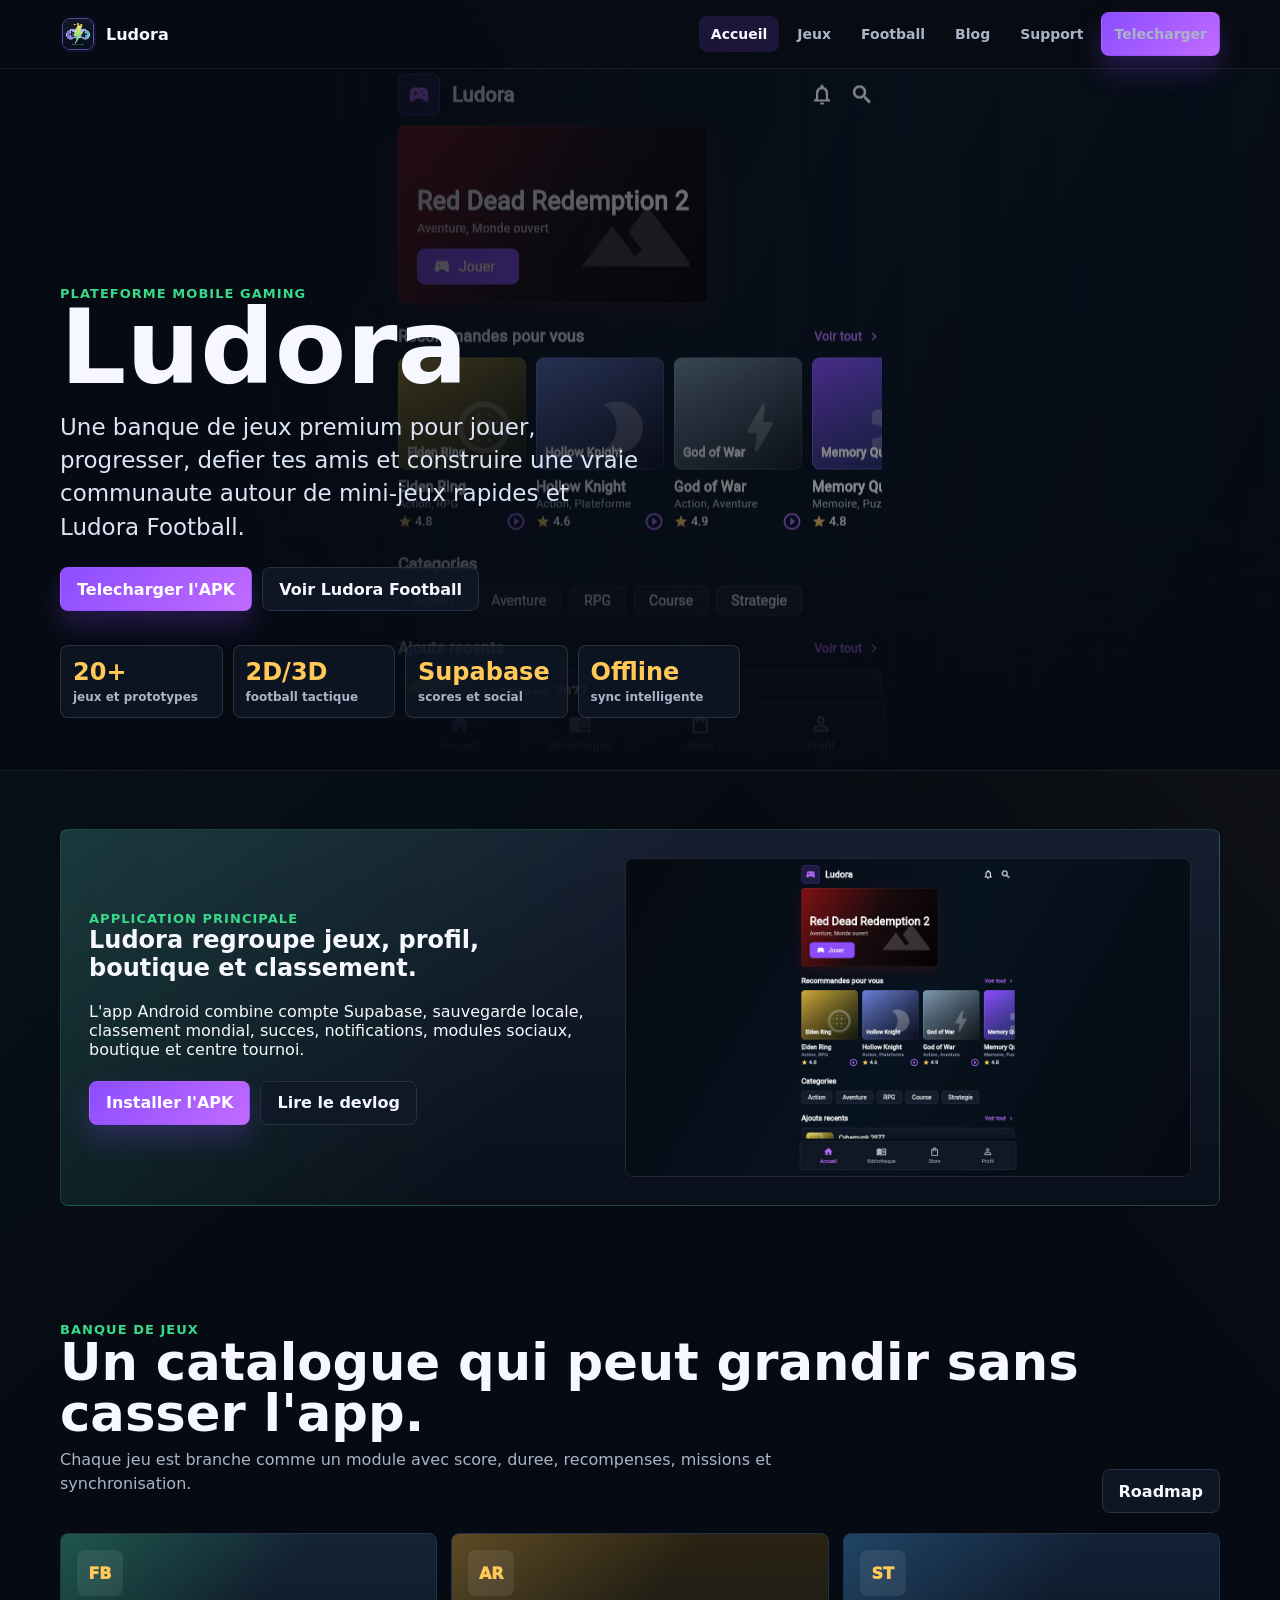
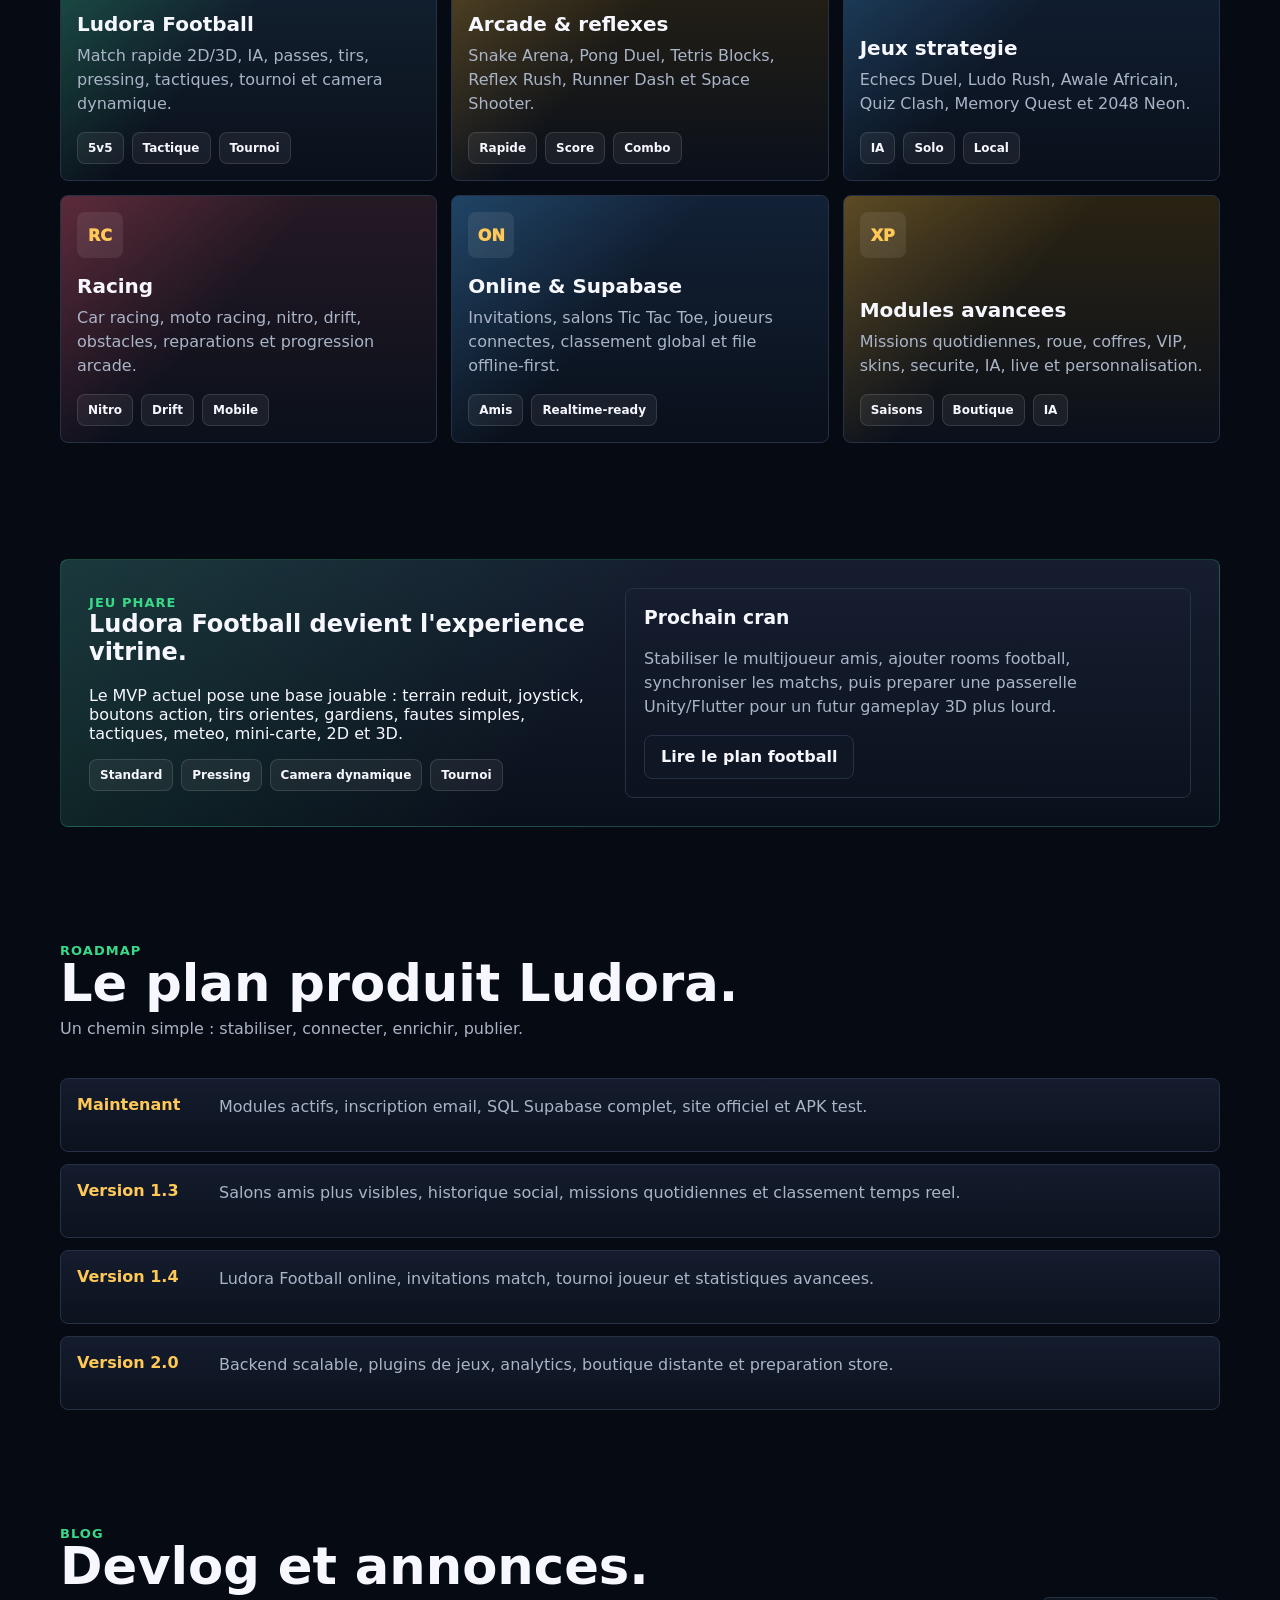
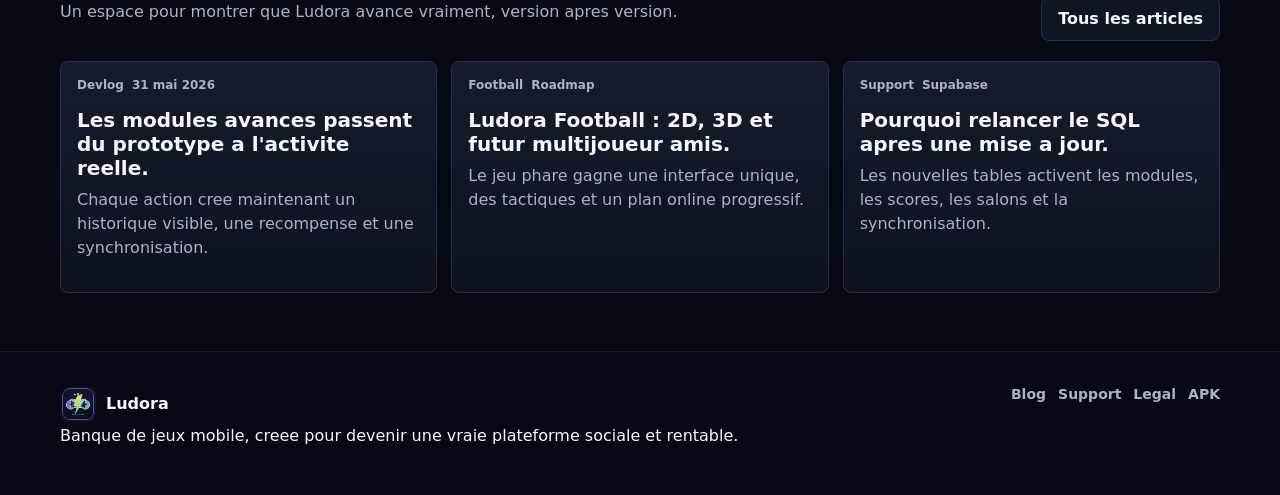
<file: index.html>
<!doctype html>
<html lang="fr">
  <head>
    <meta charset="utf-8" />
    <meta name="viewport" content="width=device-width, initial-scale=1" />
    <title>Ludora - Banque de jeux mobile</title>
    <meta
      name="description"
      content="Ludora est une plateforme mobile de mini-jeux, scores, tournois, social gaming et Ludora Football."
    />
    <link rel="icon" href="assets/favicon.png" />
    <link rel="stylesheet" href="styles/ludora-site.css" />
  </head>
  <body>
    <header class="site-header">
      <nav class="nav" aria-label="Navigation principale">
        <a class="brand" href="index.html" aria-label="Accueil Ludora">
          <img src="assets/ludora-icon.png" alt="" />
          <span>Ludora</span>
        </a>
        <button class="nav-toggle" type="button" data-nav-toggle aria-expanded="false" aria-label="Menu">
          Menu
        </button>
        <div class="nav-links" data-nav-links>
          <a href="index.html" aria-current="page">Accueil</a>
          <a href="#jeux">Jeux</a>
          <a href="#football">Football</a>
          <a href="blog.html">Blog</a>
          <a href="support.html">Support</a>
          <a class="button" href="support.html#installation">Telecharger</a>
        </div>
      </nav>
    </header>

    <main>
      <section class="hero" aria-labelledby="hero-title">
        <div class="hero-inner">
          <div class="hero-copy">
            <div class="eyebrow">Plateforme mobile gaming</div>
            <h1 id="hero-title">Ludora</h1>
            <p>
              Une banque de jeux premium pour jouer, progresser, defier tes amis et construire une vraie communaute autour de mini-jeux rapides et Ludora Football.
            </p>
            <div class="hero-actions">
              <a class="button" href="support.html#installation">Telecharger l'APK</a>
              <a class="ghost-button" href="#football">Voir Ludora Football</a>
            </div>
            <div class="hero-stats" aria-label="Statistiques Ludora">
              <div class="stat"><strong>20+</strong><span>jeux et prototypes</span></div>
              <div class="stat"><strong>2D/3D</strong><span>football tactique</span></div>
              <div class="stat"><strong>Supabase</strong><span>scores et social</span></div>
              <div class="stat"><strong>Offline</strong><span>sync intelligente</span></div>
            </div>
          </div>
        </div>
      </section>

      <section class="section" id="app">
        <div class="feature-band">
          <div>
            <div class="section-kicker">Application principale</div>
            <h2>Ludora regroupe jeux, profil, boutique et classement.</h2>
            <p>
              L'app Android combine compte Supabase, sauvegarde locale, classement mondial, succes, notifications, modules sociaux, boutique et centre tournoi.
            </p>
            <div class="inline-actions">
              <a class="button" href="support.html#installation">Installer l'APK</a>
              <a class="ghost-button" href="blog.html">Lire le devlog</a>
            </div>
          </div>
          <div class="media-frame">
            <img src="assets/ludora-home.png" alt="Capture de l'accueil Ludora" />
          </div>
        </div>
      </section>

      <section class="section" id="jeux">
        <div class="section-head">
          <div>
            <div class="section-kicker">Banque de jeux</div>
            <h2>Un catalogue qui peut grandir sans casser l'app.</h2>
            <p>
              Chaque jeu est branche comme un module avec score, duree, recompenses, missions et synchronisation.
            </p>
          </div>
          <a class="ghost-button" href="blog.html#roadmap">Roadmap</a>
        </div>
        <div class="grid grid-3">
          <article class="game-card" data-tone="football">
            <div class="card-icon">FB</div>
            <div>
              <h3>Ludora Football</h3>
              <p>Match rapide 2D/3D, IA, passes, tirs, pressing, tactiques, tournoi et camera dynamique.</p>
              <div class="chips">
                <span class="chip">5v5</span><span class="chip">Tactique</span><span class="chip">Tournoi</span>
              </div>
            </div>
          </article>
          <article class="game-card" data-tone="arcade">
            <div class="card-icon">AR</div>
            <div>
              <h3>Arcade & reflexes</h3>
              <p>Snake Arena, Pong Duel, Tetris Blocks, Reflex Rush, Runner Dash et Space Shooter.</p>
              <div class="chips">
                <span class="chip">Rapide</span><span class="chip">Score</span><span class="chip">Combo</span>
              </div>
            </div>
          </article>
          <article class="game-card" data-tone="brain">
            <div class="card-icon">ST</div>
            <div>
              <h3>Jeux strategie</h3>
              <p>Echecs Duel, Ludo Rush, Awale Africain, Quiz Clash, Memory Quest et 2048 Neon.</p>
              <div class="chips">
                <span class="chip">IA</span><span class="chip">Solo</span><span class="chip">Local</span>
              </div>
            </div>
          </article>
          <article class="game-card" data-tone="racing">
            <div class="card-icon">RC</div>
            <div>
              <h3>Racing</h3>
              <p>Car racing, moto racing, nitro, drift, obstacles, reparations et progression arcade.</p>
              <div class="chips">
                <span class="chip">Nitro</span><span class="chip">Drift</span><span class="chip">Mobile</span>
              </div>
            </div>
          </article>
          <article class="game-card" data-tone="brain">
            <div class="card-icon">ON</div>
            <div>
              <h3>Online & Supabase</h3>
              <p>Invitations, salons Tic Tac Toe, joueurs connectes, classement global et file offline-first.</p>
              <div class="chips">
                <span class="chip">Amis</span><span class="chip">Realtime-ready</span>
              </div>
            </div>
          </article>
          <article class="game-card" data-tone="arcade">
            <div class="card-icon">XP</div>
            <div>
              <h3>Modules avancees</h3>
              <p>Missions quotidiennes, roue, coffres, VIP, skins, securite, IA, live et personnalisation.</p>
              <div class="chips">
                <span class="chip">Saisons</span><span class="chip">Boutique</span><span class="chip">IA</span>
              </div>
            </div>
          </article>
        </div>
      </section>

      <section class="section" id="football">
        <div class="feature-band">
          <div>
            <div class="section-kicker">Jeu phare</div>
            <h2>Ludora Football devient l'experience vitrine.</h2>
            <p>
              Le MVP actuel pose une base jouable : terrain reduit, joystick, boutons action, tirs orientes, gardiens, fautes simples, tactiques, meteo, mini-carte, 2D et 3D.
            </p>
            <div class="chips">
              <span class="chip">Standard</span>
              <span class="chip">Pressing</span>
              <span class="chip">Camera dynamique</span>
              <span class="chip">Tournoi</span>
            </div>
          </div>
          <div class="panel">
            <h3>Prochain cran</h3>
            <p>
              Stabiliser le multijoueur amis, ajouter rooms football, synchroniser les matchs, puis preparer une passerelle Unity/Flutter pour un futur gameplay 3D plus lourd.
            </p>
            <a class="ghost-button" href="blog.html#football-devlog">Lire le plan football</a>
          </div>
        </div>
      </section>

      <section class="section" id="roadmap">
        <div class="section-head">
          <div>
            <div class="section-kicker">Roadmap</div>
            <h2>Le plan produit Ludora.</h2>
            <p>Un chemin simple : stabiliser, connecter, enrichir, publier.</p>
          </div>
        </div>
        <div class="timeline">
          <div class="timeline-item"><strong>Maintenant</strong><p>Modules actifs, inscription email, SQL Supabase complet, site officiel et APK test.</p></div>
          <div class="timeline-item"><strong>Version 1.3</strong><p>Salons amis plus visibles, historique social, missions quotidiennes et classement temps reel.</p></div>
          <div class="timeline-item"><strong>Version 1.4</strong><p>Ludora Football online, invitations match, tournoi joueur et statistiques avancees.</p></div>
          <div class="timeline-item"><strong>Version 2.0</strong><p>Backend scalable, plugins de jeux, analytics, boutique distante et preparation store.</p></div>
        </div>
      </section>

      <section class="section" id="blog-preview">
        <div class="section-head">
          <div>
            <div class="section-kicker">Blog</div>
            <h2>Devlog et annonces.</h2>
            <p>Un espace pour montrer que Ludora avance vraiment, version apres version.</p>
          </div>
          <a class="ghost-button" href="blog.html">Tous les articles</a>
        </div>
        <div class="grid grid-3">
          <article class="post-card">
            <div class="post-meta"><span>Devlog</span><span>31 mai 2026</span></div>
            <h3>Les modules avances passent du prototype a l'activite reelle.</h3>
            <p>Chaque action cree maintenant un historique visible, une recompense et une synchronisation.</p>
          </article>
          <article class="post-card">
            <div class="post-meta"><span>Football</span><span>Roadmap</span></div>
            <h3>Ludora Football : 2D, 3D et futur multijoueur amis.</h3>
            <p>Le jeu phare gagne une interface unique, des tactiques et un plan online progressif.</p>
          </article>
          <article class="post-card">
            <div class="post-meta"><span>Support</span><span>Supabase</span></div>
            <h3>Pourquoi relancer le SQL apres une mise a jour.</h3>
            <p>Les nouvelles tables activent les modules, les scores, les salons et la synchronisation.</p>
          </article>
        </div>
      </section>
    </main>

    <footer class="site-footer">
      <div class="footer-inner">
        <div>
          <a class="brand" href="index.html"><img src="assets/ludora-icon.png" alt="" /><span>Ludora</span></a>
          <p>Banque de jeux mobile, creee pour devenir une vraie plateforme sociale et rentable.</p>
        </div>
        <div class="footer-links">
          <a href="blog.html">Blog</a>
          <a href="support.html">Support</a>
          <a href="legal.html">Legal</a>
          <a href="support.html#installation">APK</a>
        </div>
      </div>
    </footer>
    <script src="scripts/ludora-site.js"></script>
  </body>
</html>
</file>
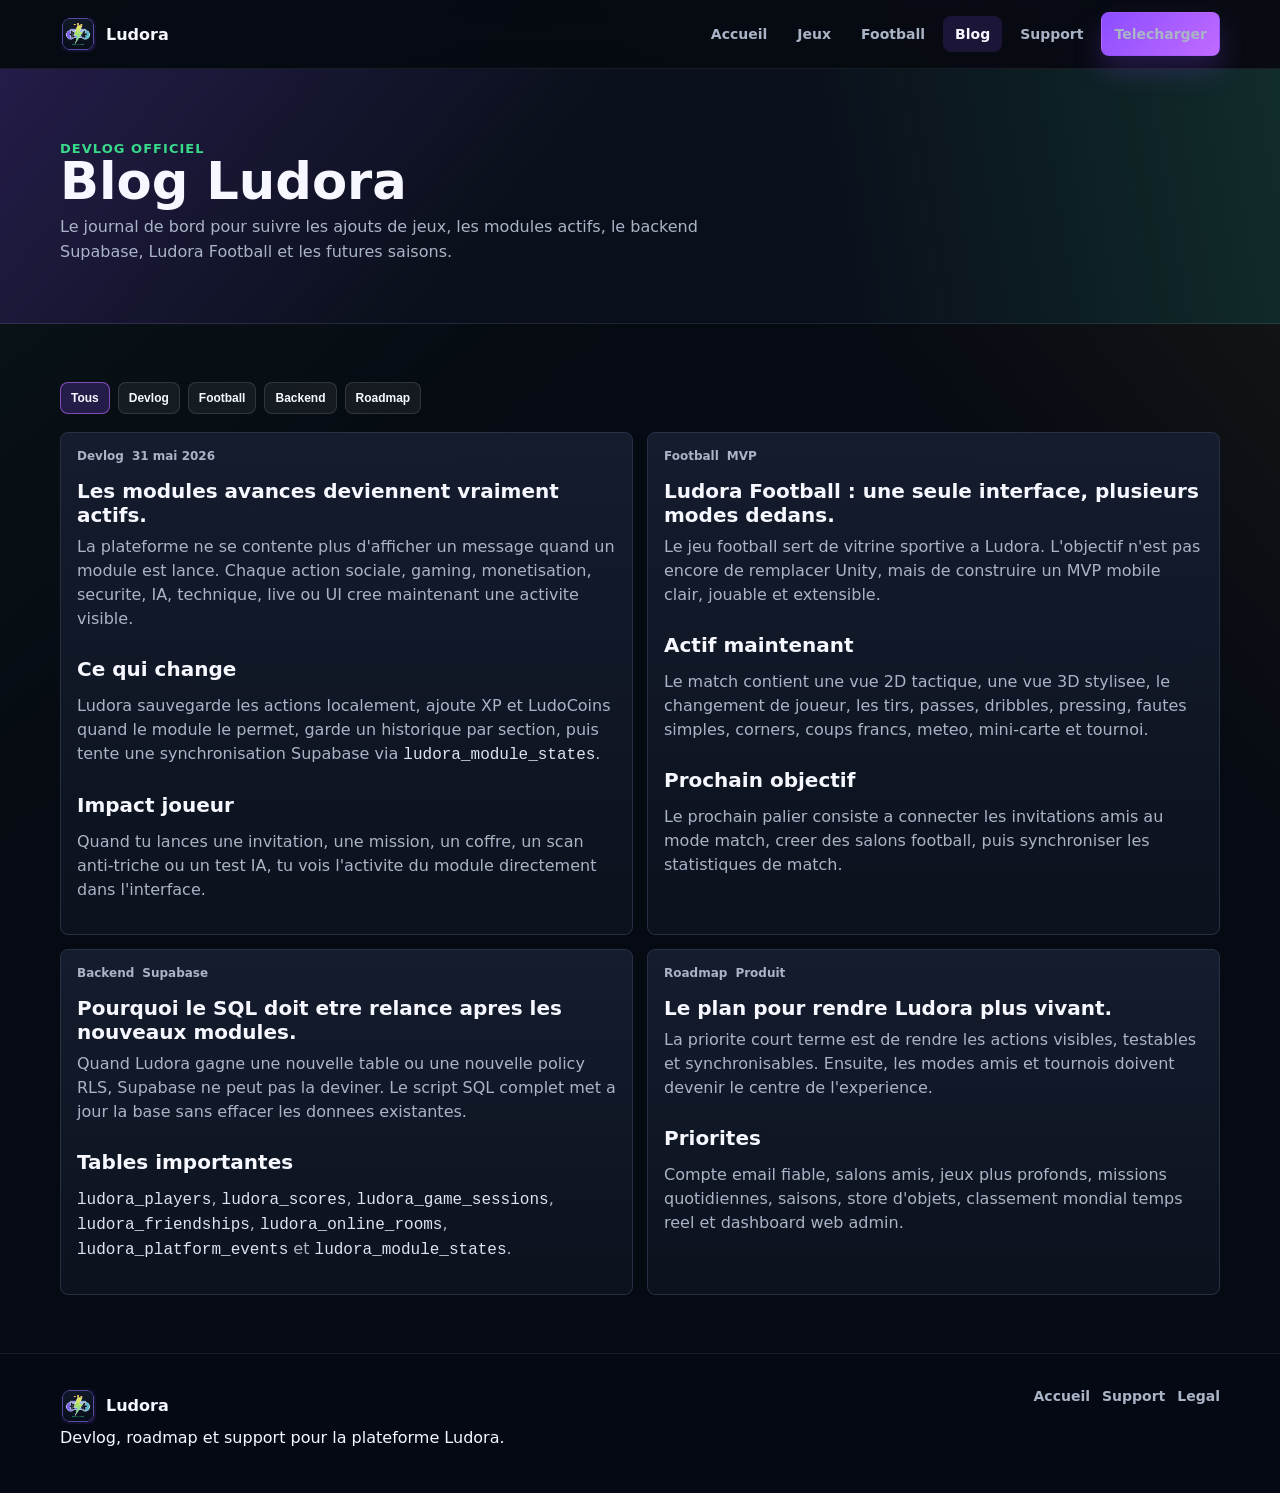
<file: blog.html>
<!doctype html>
<html lang="fr">
  <head>
    <meta charset="utf-8" />
    <meta name="viewport" content="width=device-width, initial-scale=1" />
    <title>Blog Ludora - Devlog, roadmap et annonces</title>
    <meta
      name="description"
      content="Devlog Ludora, annonces de mises a jour, football, Supabase, tournois et roadmap."
    />
    <link rel="icon" href="assets/favicon.png" />
    <link rel="stylesheet" href="styles/ludora-site.css" />
  </head>
  <body>
    <header class="site-header">
      <nav class="nav" aria-label="Navigation principale">
        <a class="brand" href="index.html"><img src="assets/ludora-icon.png" alt="" /><span>Ludora</span></a>
        <button class="nav-toggle" type="button" data-nav-toggle aria-expanded="false" aria-label="Menu">Menu</button>
        <div class="nav-links" data-nav-links>
          <a href="index.html">Accueil</a>
          <a href="index.html#jeux">Jeux</a>
          <a href="index.html#football">Football</a>
          <a href="blog.html" aria-current="page">Blog</a>
          <a href="support.html">Support</a>
          <a class="button" href="support.html#installation">Telecharger</a>
        </div>
      </nav>
    </header>

    <main>
      <section class="blog-hero">
        <div class="page-title">
          <div class="section-kicker">Devlog officiel</div>
          <h1>Blog Ludora</h1>
          <p>
            Le journal de bord pour suivre les ajouts de jeux, les modules actifs, le backend Supabase, Ludora Football et les futures saisons.
          </p>
        </div>
      </section>

      <section class="section">
        <div class="filter-row" aria-label="Filtres blog">
          <button class="filter-button" type="button" data-filter="all" aria-pressed="true">Tous</button>
          <button class="filter-button" type="button" data-filter="devlog" aria-pressed="false">Devlog</button>
          <button class="filter-button" type="button" data-filter="football" aria-pressed="false">Football</button>
          <button class="filter-button" type="button" data-filter="backend" aria-pressed="false">Backend</button>
          <button class="filter-button" type="button" data-filter="roadmap" aria-pressed="false">Roadmap</button>
        </div>

        <div class="grid grid-2">
          <article class="post-card" id="modules-devlog" data-post-category="devlog">
            <div class="post-meta"><span>Devlog</span><span>31 mai 2026</span></div>
            <h3>Les modules avances deviennent vraiment actifs.</h3>
            <div class="article-body">
              <p>
                La plateforme ne se contente plus d'afficher un message quand un module est lance. Chaque action sociale, gaming, monetisation, securite, IA, technique, live ou UI cree maintenant une activite visible.
              </p>
              <h3>Ce qui change</h3>
              <p>
                Ludora sauvegarde les actions localement, ajoute XP et LudoCoins quand le module le permet, garde un historique par section, puis tente une synchronisation Supabase via <code>ludora_module_states</code>.
              </p>
              <h3>Impact joueur</h3>
              <p>
                Quand tu lances une invitation, une mission, un coffre, un scan anti-triche ou un test IA, tu vois l'activite du module directement dans l'interface.
              </p>
            </div>
          </article>

          <article class="post-card" id="football-devlog" data-post-category="football">
            <div class="post-meta"><span>Football</span><span>MVP</span></div>
            <h3>Ludora Football : une seule interface, plusieurs modes dedans.</h3>
            <div class="article-body">
              <p>
                Le jeu football sert de vitrine sportive a Ludora. L'objectif n'est pas encore de remplacer Unity, mais de construire un MVP mobile clair, jouable et extensible.
              </p>
              <h3>Actif maintenant</h3>
              <p>
                Le match contient une vue 2D tactique, une vue 3D stylisee, le changement de joueur, les tirs, passes, dribbles, pressing, fautes simples, corners, coups francs, meteo, mini-carte et tournoi.
              </p>
              <h3>Prochain objectif</h3>
              <p>
                Le prochain palier consiste a connecter les invitations amis au mode match, creer des salons football, puis synchroniser les statistiques de match.
              </p>
            </div>
          </article>

          <article class="post-card" data-post-category="backend">
            <div class="post-meta"><span>Backend</span><span>Supabase</span></div>
            <h3>Pourquoi le SQL doit etre relance apres les nouveaux modules.</h3>
            <div class="article-body">
              <p>
                Quand Ludora gagne une nouvelle table ou une nouvelle policy RLS, Supabase ne peut pas la deviner. Le script SQL complet met a jour la base sans effacer les donnees existantes.
              </p>
              <h3>Tables importantes</h3>
              <p>
                <code>ludora_players</code>, <code>ludora_scores</code>, <code>ludora_game_sessions</code>, <code>ludora_friendships</code>, <code>ludora_online_rooms</code>, <code>ludora_platform_events</code> et <code>ludora_module_states</code>.
              </p>
            </div>
          </article>

          <article class="post-card" id="roadmap" data-post-category="roadmap">
            <div class="post-meta"><span>Roadmap</span><span>Produit</span></div>
            <h3>Le plan pour rendre Ludora plus vivant.</h3>
            <div class="article-body">
              <p>
                La priorite court terme est de rendre les actions visibles, testables et synchronisables. Ensuite, les modes amis et tournois doivent devenir le centre de l'experience.
              </p>
              <h3>Priorites</h3>
              <p>
                Compte email fiable, salons amis, jeux plus profonds, missions quotidiennes, saisons, store d'objets, classement mondial temps reel et dashboard web admin.
              </p>
            </div>
          </article>
        </div>
      </section>
    </main>

    <footer class="site-footer">
      <div class="footer-inner">
        <div>
          <a class="brand" href="index.html"><img src="assets/ludora-icon.png" alt="" /><span>Ludora</span></a>
          <p>Devlog, roadmap et support pour la plateforme Ludora.</p>
        </div>
        <div class="footer-links">
          <a href="index.html">Accueil</a>
          <a href="support.html">Support</a>
          <a href="legal.html">Legal</a>
        </div>
      </div>
    </footer>
    <script src="scripts/ludora-site.js"></script>
  </body>
</html>
</file>
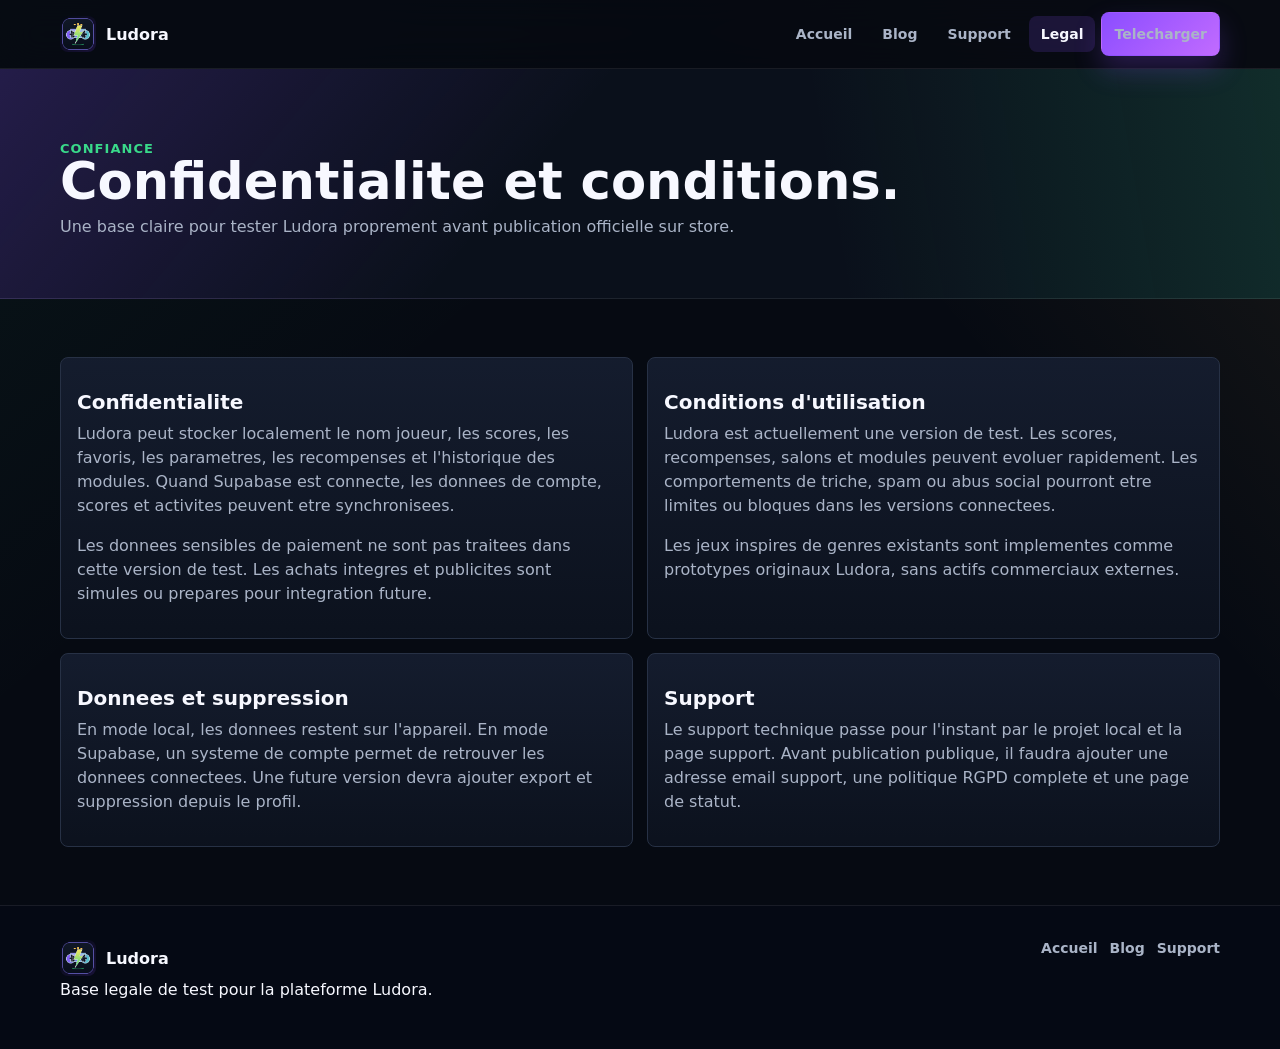
<file: legal.html>
<!doctype html>
<html lang="fr">
  <head>
    <meta charset="utf-8" />
    <meta name="viewport" content="width=device-width, initial-scale=1" />
    <title>Ludora - Confidentialite et conditions</title>
    <meta
      name="description"
      content="Pages legales Ludora : confidentialite, conditions d'utilisation, donnees et support."
    />
    <link rel="icon" href="assets/favicon.png" />
    <link rel="stylesheet" href="styles/ludora-site.css" />
  </head>
  <body>
    <header class="site-header">
      <nav class="nav" aria-label="Navigation principale">
        <a class="brand" href="index.html"><img src="assets/ludora-icon.png" alt="" /><span>Ludora</span></a>
        <button class="nav-toggle" type="button" data-nav-toggle aria-expanded="false" aria-label="Menu">Menu</button>
        <div class="nav-links" data-nav-links>
          <a href="index.html">Accueil</a>
          <a href="blog.html">Blog</a>
          <a href="support.html">Support</a>
          <a href="legal.html" aria-current="page">Legal</a>
          <a class="button" href="support.html#installation">Telecharger</a>
        </div>
      </nav>
    </header>

    <main>
      <section class="page-hero">
        <div class="page-title">
          <div class="section-kicker">Confiance</div>
          <h1>Confidentialite et conditions.</h1>
          <p>
            Une base claire pour tester Ludora proprement avant publication officielle sur store.
          </p>
        </div>
      </section>

      <section class="section">
        <div class="grid grid-2">
          <article class="legal-block">
            <h3>Confidentialite</h3>
            <p>
              Ludora peut stocker localement le nom joueur, les scores, les favoris, les parametres, les recompenses et l'historique des modules. Quand Supabase est connecte, les donnees de compte, scores et activites peuvent etre synchronisees.
            </p>
            <p>
              Les donnees sensibles de paiement ne sont pas traitees dans cette version de test. Les achats integres et publicites sont simules ou prepares pour integration future.
            </p>
          </article>
          <article class="legal-block">
            <h3>Conditions d'utilisation</h3>
            <p>
              Ludora est actuellement une version de test. Les scores, recompenses, salons et modules peuvent evoluer rapidement. Les comportements de triche, spam ou abus social pourront etre limites ou bloques dans les versions connectees.
            </p>
            <p>
              Les jeux inspires de genres existants sont implementes comme prototypes originaux Ludora, sans actifs commerciaux externes.
            </p>
          </article>
          <article class="legal-block">
            <h3>Donnees et suppression</h3>
            <p>
              En mode local, les donnees restent sur l'appareil. En mode Supabase, un systeme de compte permet de retrouver les donnees connectees. Une future version devra ajouter export et suppression depuis le profil.
            </p>
          </article>
          <article class="legal-block">
            <h3>Support</h3>
            <p>
              Le support technique passe pour l'instant par le projet local et la page support. Avant publication publique, il faudra ajouter une adresse email support, une politique RGPD complete et une page de statut.
            </p>
          </article>
        </div>
      </section>
    </main>

    <footer class="site-footer">
      <div class="footer-inner">
        <div>
          <a class="brand" href="index.html"><img src="assets/ludora-icon.png" alt="" /><span>Ludora</span></a>
          <p>Base legale de test pour la plateforme Ludora.</p>
        </div>
        <div class="footer-links">
          <a href="index.html">Accueil</a>
          <a href="blog.html">Blog</a>
          <a href="support.html">Support</a>
        </div>
      </div>
    </footer>
    <script src="scripts/ludora-site.js"></script>
  </body>
</html>
</file>
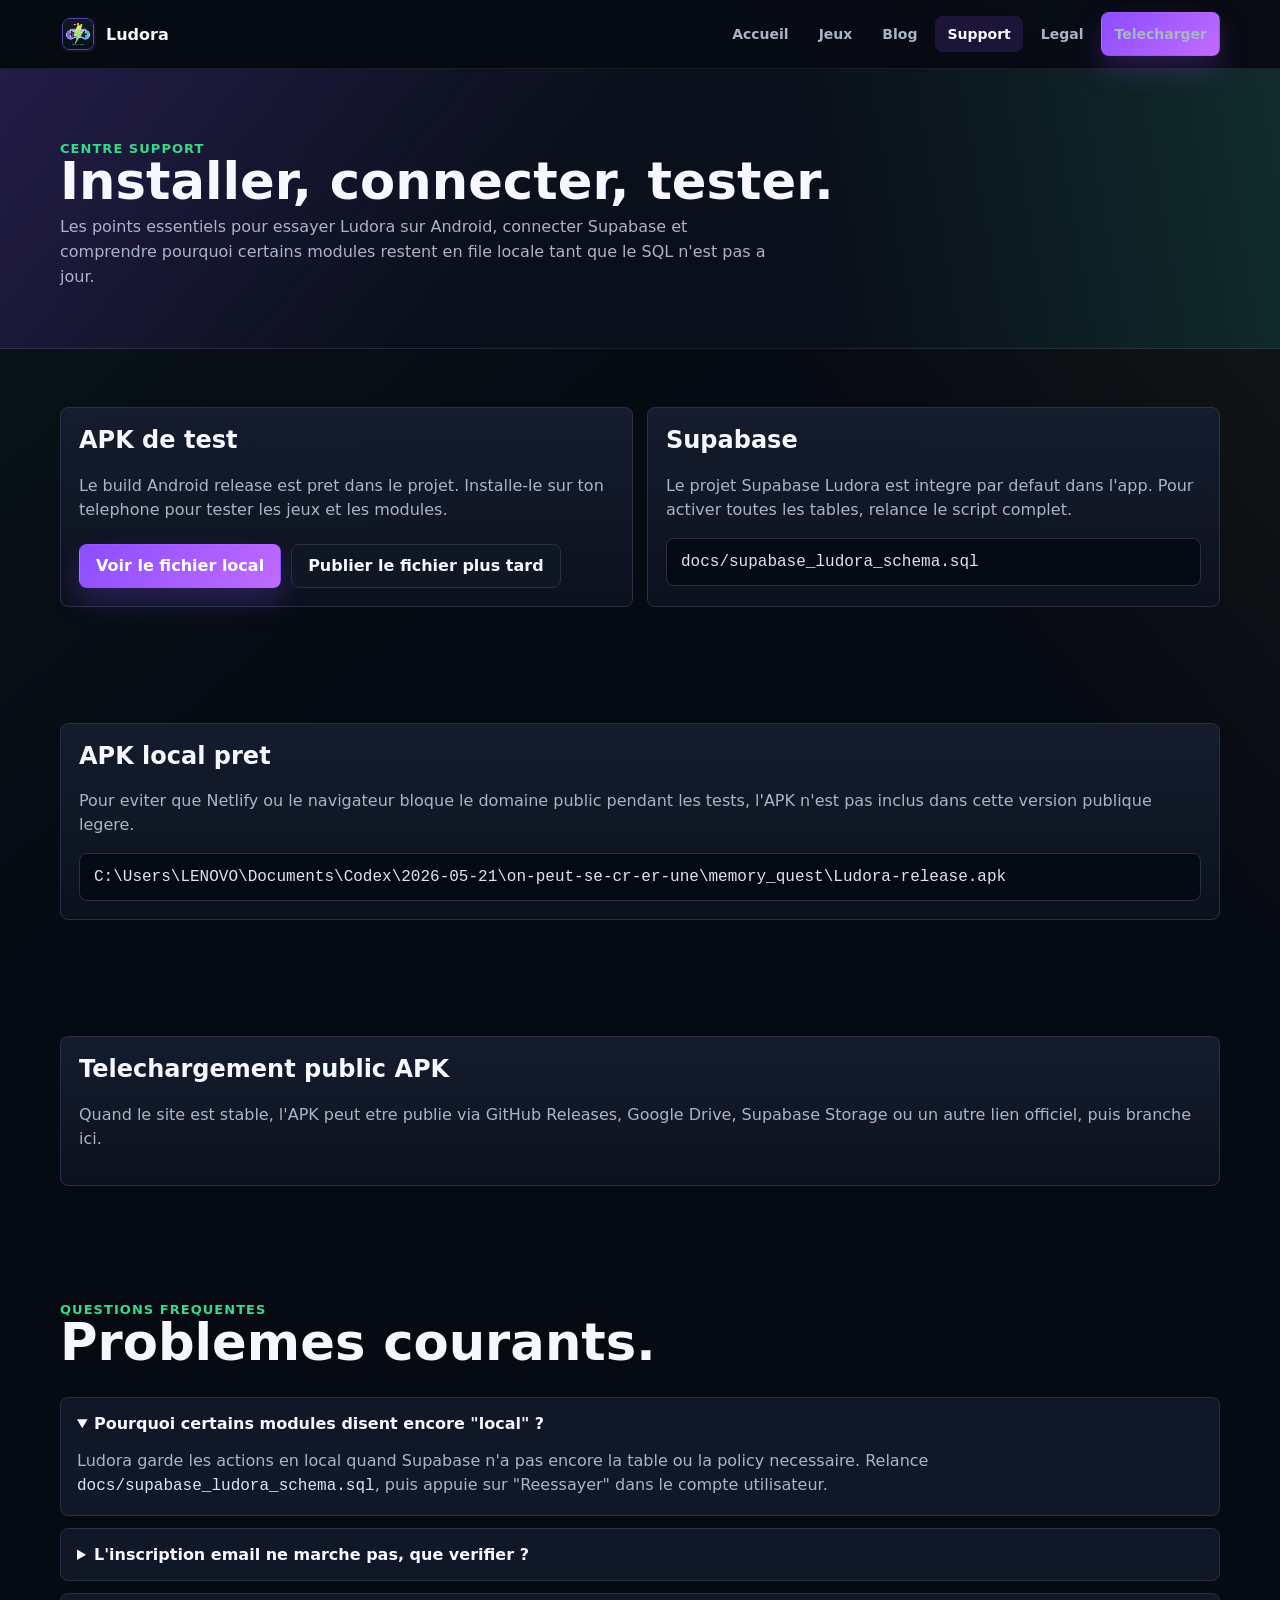
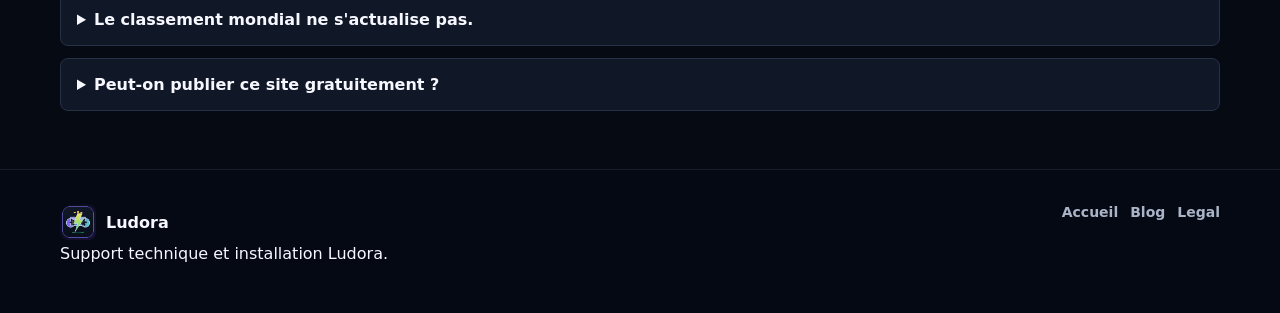
<file: support.html>
<!doctype html>
<html lang="fr">
  <head>
    <meta charset="utf-8" />
    <meta name="viewport" content="width=device-width, initial-scale=1" />
    <title>Support Ludora - Installation, Supabase et APK</title>
    <meta
      name="description"
      content="Support Ludora pour installer l'APK, configurer Supabase, activer les modules et tester l'app."
    />
    <link rel="icon" href="assets/favicon.png" />
    <link rel="stylesheet" href="styles/ludora-site.css" />
  </head>
  <body>
    <header class="site-header">
      <nav class="nav" aria-label="Navigation principale">
        <a class="brand" href="index.html"><img src="assets/ludora-icon.png" alt="" /><span>Ludora</span></a>
        <button class="nav-toggle" type="button" data-nav-toggle aria-expanded="false" aria-label="Menu">Menu</button>
        <div class="nav-links" data-nav-links>
          <a href="index.html">Accueil</a>
          <a href="index.html#jeux">Jeux</a>
          <a href="blog.html">Blog</a>
          <a href="support.html" aria-current="page">Support</a>
          <a href="legal.html">Legal</a>
          <a class="button" href="#installation">Telecharger</a>
        </div>
      </nav>
    </header>

    <main>
      <section class="page-hero">
        <div class="page-title">
          <div class="section-kicker">Centre support</div>
          <h1>Installer, connecter, tester.</h1>
          <p>
            Les points essentiels pour essayer Ludora sur Android, connecter Supabase et comprendre pourquoi certains modules restent en file locale tant que le SQL n'est pas a jour.
          </p>
        </div>
      </section>

      <section class="section" id="installation">
        <div class="grid grid-2">
          <div class="panel">
            <h2>APK de test</h2>
            <p>
              Le build Android release est pret dans le projet. Installe-le sur ton telephone pour tester les jeux et les modules.
            </p>
            <div class="inline-actions">
              <a class="button" href="#apk-local">Voir le fichier local</a>
              <a class="ghost-button" href="#publication">Publier le fichier plus tard</a>
            </div>
          </div>
          <div class="panel">
            <h2>Supabase</h2>
            <p>
              Le projet Supabase Ludora est integre par defaut dans l'app. Pour activer toutes les tables, relance le script complet.
            </p>
            <div class="code-line">docs/supabase_ludora_schema.sql</div>
          </div>
        </div>
      </section>

      <section class="section" id="apk-local">
        <div class="panel">
          <h2>APK local pret</h2>
          <p>
            Pour eviter que Netlify ou le navigateur bloque le domaine public pendant les tests, l'APK n'est pas inclus dans cette version publique legere.
          </p>
          <div class="code-line">C:\Users\LENOVO\Documents\Codex\2026-05-21\on-peut-se-cr-er-une\memory_quest\Ludora-release.apk</div>
        </div>
      </section>

      <section class="section" id="publication">
        <div class="panel">
          <h2>Telechargement public APK</h2>
          <p>
            Quand le site est stable, l'APK peut etre publie via GitHub Releases, Google Drive, Supabase Storage ou un autre lien officiel, puis branche ici.
          </p>
        </div>
      </section>

      <section class="section">
        <div class="section-head">
          <div>
            <div class="section-kicker">Questions frequentes</div>
            <h2>Problemes courants.</h2>
          </div>
        </div>
        <div class="faq-list">
          <details open>
            <summary>Pourquoi certains modules disent encore "local" ?</summary>
            <p>
              Ludora garde les actions en local quand Supabase n'a pas encore la table ou la policy necessaire. Relance <code>docs/supabase_ludora_schema.sql</code>, puis appuie sur "Reessayer" dans le compte utilisateur.
            </p>
          </details>
          <details>
            <summary>L'inscription email ne marche pas, que verifier ?</summary>
            <p>
              Verifie que le provider Email est actif dans Supabase Auth. Ludora convertit maintenant le compte anonyme en compte email. Si la confirmation email est active, il faut valider le lien recu par mail.
            </p>
          </details>
          <details>
            <summary>Le classement mondial ne s'actualise pas.</summary>
            <p>
              Joue une partie, termine-la, puis verifie que les tables <code>ludora_scores</code> et <code>ludora_leaderboard</code> existent dans Supabase. Si tu etais hors ligne, le score partira a la reconnexion.
            </p>
          </details>
          <details>
            <summary>Peut-on publier ce site gratuitement ?</summary>
            <p>
              Oui. Le dossier <code>site</code> est statique. Il peut partir sur GitHub Pages, Netlify ou Vercel. Pour une app rentable, on pourra ensuite passer le blog sur Astro ou Next.js.
            </p>
          </details>
        </div>
      </section>
    </main>

    <footer class="site-footer">
      <div class="footer-inner">
        <div>
          <a class="brand" href="index.html"><img src="assets/ludora-icon.png" alt="" /><span>Ludora</span></a>
          <p>Support technique et installation Ludora.</p>
        </div>
        <div class="footer-links">
          <a href="index.html">Accueil</a>
          <a href="blog.html">Blog</a>
          <a href="legal.html">Legal</a>
        </div>
      </div>
    </footer>
    <script src="scripts/ludora-site.js"></script>
  </body>
</html>
</file>
<file: styles/ludora-site.css>
:root {
  --bg: #060a12;
  --bg-soft: #0a101b;
  --panel: #101827;
  --panel-strong: #151d2f;
  --line: #273145;
  --text: #f7f8ff;
  --muted: #aab4c7;
  --purple: #8b4dff;
  --purple-hot: #c16bff;
  --green: #39d98a;
  --yellow: #ffc857;
  --red: #ff5c7a;
  --blue: #4db5ff;
  --max: 1160px;
  color-scheme: dark;
}

* {
  box-sizing: border-box;
}

html {
  scroll-behavior: smooth;
}

body {
  margin: 0;
  background:
    linear-gradient(140deg, rgba(57, 217, 138, 0.06), transparent 34%),
    linear-gradient(230deg, rgba(255, 200, 87, 0.08), transparent 28%),
    var(--bg);
  color: var(--text);
  font-family:
    Inter, ui-sans-serif, system-ui, -apple-system, BlinkMacSystemFont,
    "Segoe UI", sans-serif;
}

a {
  color: inherit;
  text-decoration: none;
}

img {
  display: block;
  max-width: 100%;
}

.site-header {
  position: sticky;
  top: 0;
  z-index: 20;
  border-bottom: 1px solid rgba(255, 255, 255, 0.08);
  background: rgba(6, 10, 18, 0.86);
  backdrop-filter: blur(18px);
}

.nav {
  width: min(var(--max), calc(100% - 32px));
  min-height: 68px;
  margin: 0 auto;
  display: flex;
  align-items: center;
  justify-content: space-between;
  gap: 18px;
}

.brand {
  display: inline-flex;
  align-items: center;
  gap: 10px;
  font-weight: 900;
  letter-spacing: 0;
}

.brand img {
  width: 36px;
  height: 36px;
  border-radius: 8px;
}

.nav-links {
  display: flex;
  align-items: center;
  gap: 6px;
}

.nav-links a,
.nav-toggle,
.button,
.ghost-button,
.chip,
.filter-button {
  border-radius: 8px;
}

.nav-links a {
  padding: 10px 12px;
  color: var(--muted);
  font-weight: 750;
  font-size: 14px;
}

.nav-links a:hover,
.nav-links a[aria-current="page"] {
  color: var(--text);
  background: rgba(139, 77, 255, 0.16);
}

.nav-toggle {
  display: none;
  min-width: 58px;
  height: 42px;
  border: 1px solid var(--line);
  color: var(--text);
  background: var(--panel);
  font-size: 13px;
  font-weight: 900;
}

.button,
.ghost-button {
  display: inline-flex;
  align-items: center;
  justify-content: center;
  min-height: 44px;
  gap: 8px;
  padding: 0 16px;
  border: 1px solid transparent;
  font-weight: 900;
  cursor: pointer;
}

.button {
  background: linear-gradient(135deg, var(--purple), var(--purple-hot));
  color: #fff;
  box-shadow: 0 14px 28px rgba(139, 77, 255, 0.24);
}

.ghost-button {
  color: var(--text);
  border-color: var(--line);
  background: rgba(16, 24, 39, 0.84);
}

.hero {
  position: relative;
  min-height: 78svh;
  display: grid;
  align-items: end;
  overflow: hidden;
  border-bottom: 1px solid rgba(255, 255, 255, 0.08);
  background:
    linear-gradient(90deg, rgba(6, 10, 18, 0.96), rgba(6, 10, 18, 0.68) 42%, rgba(6, 10, 18, 0.2)),
    linear-gradient(0deg, rgba(6, 10, 18, 0.92), transparent 36%),
    url("../assets/ludora-home.png") center / cover no-repeat;
}

.hero-inner {
  width: min(var(--max), calc(100% - 32px));
  margin: 0 auto;
  padding: 82px 0 52px;
}

.hero-copy {
  max-width: 680px;
}

.eyebrow,
.section-kicker {
  color: var(--green);
  font-size: 13px;
  font-weight: 900;
  letter-spacing: 0.08em;
  text-transform: uppercase;
}

h1,
h2,
h3,
p {
  margin-top: 0;
}

h1 {
  margin-bottom: 16px;
  font-size: clamp(46px, 9vw, 104px);
  line-height: 0.9;
  letter-spacing: 0;
}

.hero-copy p {
  max-width: 580px;
  color: #dce4f5;
  font-size: clamp(18px, 2.2vw, 23px);
  line-height: 1.45;
}

.hero-actions,
.inline-actions {
  display: flex;
  flex-wrap: wrap;
  gap: 10px;
  margin-top: 22px;
}

.hero-stats {
  display: grid;
  grid-template-columns: repeat(4, minmax(0, 1fr));
  gap: 10px;
  max-width: 720px;
  margin-top: 34px;
}

.stat {
  padding: 12px;
  border: 1px solid rgba(255, 255, 255, 0.12);
  background: rgba(16, 24, 39, 0.72);
  border-radius: 8px;
}

.stat strong {
  display: block;
  font-size: 24px;
  color: var(--yellow);
}

.stat span {
  color: var(--muted);
  font-size: 12px;
  font-weight: 800;
}

.section {
  width: min(var(--max), calc(100% - 32px));
  margin: 0 auto;
  padding: 58px 0;
}

.section-head {
  display: flex;
  align-items: end;
  justify-content: space-between;
  gap: 18px;
  margin-bottom: 20px;
}

.section-head h2,
.page-title h1 {
  margin-bottom: 8px;
  font-size: clamp(30px, 4vw, 52px);
  line-height: 1;
  letter-spacing: 0;
}

.section-head p,
.page-title p {
  max-width: 720px;
  color: var(--muted);
  line-height: 1.55;
}

.grid {
  display: grid;
  gap: 14px;
}

.grid-3 {
  grid-template-columns: repeat(3, minmax(0, 1fr));
}

.grid-2 {
  grid-template-columns: repeat(2, minmax(0, 1fr));
}

.panel,
.game-card,
.post-card,
.timeline-item,
.legal-block {
  border: 1px solid var(--line);
  border-radius: 8px;
  background: linear-gradient(180deg, rgba(21, 29, 47, 0.95), rgba(12, 18, 30, 0.95));
}

.panel {
  padding: 18px;
}

.game-card,
.post-card,
.timeline-item,
.legal-block {
  padding: 16px;
}

.game-card {
  min-height: 184px;
  display: flex;
  flex-direction: column;
  justify-content: space-between;
  overflow: hidden;
}

.game-card[data-tone="football"] {
  background:
    linear-gradient(130deg, rgba(57, 217, 138, 0.28), transparent 44%),
    linear-gradient(180deg, #142434, #0a101b);
}

.game-card[data-tone="racing"] {
  background:
    linear-gradient(130deg, rgba(255, 92, 122, 0.26), transparent 44%),
    linear-gradient(180deg, #251924, #0a101b);
}

.game-card[data-tone="brain"] {
  background:
    linear-gradient(130deg, rgba(77, 181, 255, 0.24), transparent 44%),
    linear-gradient(180deg, #122136, #0a101b);
}

.game-card[data-tone="arcade"] {
  background:
    linear-gradient(130deg, rgba(255, 200, 87, 0.24), transparent 44%),
    linear-gradient(180deg, #2a2313, #0a101b);
}

.card-icon {
  width: 46px;
  height: 46px;
  display: grid;
  place-items: center;
  border-radius: 8px;
  background: rgba(255, 255, 255, 0.08);
  color: var(--yellow);
  font-size: 16px;
  font-weight: 950;
}

.game-card h3,
.post-card h3,
.legal-block h3 {
  margin: 16px 0 8px;
  font-size: 20px;
}

.game-card p,
.post-card p,
.timeline-item p,
.legal-block p,
.panel p {
  color: var(--muted);
  line-height: 1.5;
}

.chips {
  display: flex;
  flex-wrap: wrap;
  gap: 8px;
  margin-top: 12px;
}

.chip,
.filter-button {
  display: inline-flex;
  align-items: center;
  min-height: 32px;
  padding: 0 10px;
  border: 1px solid rgba(255, 255, 255, 0.12);
  color: var(--text);
  background: rgba(255, 255, 255, 0.06);
  font-size: 12px;
  font-weight: 800;
}

.feature-band {
  padding: 28px;
  display: grid;
  grid-template-columns: minmax(0, 0.95fr) minmax(0, 1.05fr);
  gap: 24px;
  align-items: center;
  border: 1px solid rgba(57, 217, 138, 0.22);
  border-radius: 8px;
  background:
    linear-gradient(125deg, rgba(57, 217, 138, 0.15), transparent 46%),
    linear-gradient(180deg, var(--panel-strong), var(--bg-soft));
}

.media-frame {
  overflow: hidden;
  border: 1px solid rgba(255, 255, 255, 0.12);
  border-radius: 8px;
  background: #050914;
}

.media-frame img {
  width: 100%;
  height: auto;
}

.timeline {
  display: grid;
  gap: 12px;
}

.timeline-item {
  display: grid;
  grid-template-columns: 128px minmax(0, 1fr);
  gap: 14px;
}

.timeline-item strong {
  color: var(--yellow);
}

.blog-hero,
.page-hero {
  border-bottom: 1px solid rgba(255, 255, 255, 0.08);
  background:
    linear-gradient(130deg, rgba(139, 77, 255, 0.2), transparent 42%),
    linear-gradient(260deg, rgba(57, 217, 138, 0.14), transparent 36%),
    var(--bg-soft);
}

.page-title {
  width: min(var(--max), calc(100% - 32px));
  margin: 0 auto;
  padding: 72px 0 42px;
}

.post-meta {
  display: flex;
  flex-wrap: wrap;
  gap: 8px;
  color: var(--muted);
  font-size: 12px;
  font-weight: 800;
}

.filter-row {
  display: flex;
  flex-wrap: wrap;
  gap: 8px;
  margin-bottom: 18px;
}

.filter-button {
  cursor: pointer;
}

.filter-button[aria-pressed="true"] {
  background: rgba(139, 77, 255, 0.22);
  border-color: rgba(193, 107, 255, 0.62);
}

.article-body {
  color: var(--muted);
  line-height: 1.65;
}

.article-body h3 {
  color: var(--text);
  margin-top: 22px;
}

.faq-list {
  display: grid;
  gap: 12px;
}

details {
  border: 1px solid var(--line);
  border-radius: 8px;
  background: var(--panel);
}

summary {
  cursor: pointer;
  padding: 16px;
  font-weight: 900;
}

details p,
details ul {
  margin: 0;
  padding: 0 16px 16px;
  color: var(--muted);
  line-height: 1.55;
}

code,
.code-line {
  font-family: "Cascadia Code", Consolas, monospace;
  color: #dce4f5;
}

.code-line {
  padding: 14px;
  overflow: auto;
  border: 1px solid var(--line);
  border-radius: 8px;
  background: #050914;
}

.site-footer {
  border-top: 1px solid rgba(255, 255, 255, 0.08);
  background: #050914;
}

.footer-inner {
  width: min(var(--max), calc(100% - 32px));
  margin: 0 auto;
  padding: 34px 0;
  display: grid;
  grid-template-columns: 1fr auto;
  gap: 24px;
  align-items: start;
}

.footer-links {
  display: flex;
  flex-wrap: wrap;
  gap: 12px;
  color: var(--muted);
  font-weight: 800;
  font-size: 14px;
}

@media (max-width: 860px) {
  .nav {
    min-height: 62px;
  }

  .nav-toggle {
    display: inline-grid;
    place-items: center;
  }

  .nav-links {
    position: absolute;
    left: 16px;
    right: 16px;
    top: 68px;
    display: none;
    flex-direction: column;
    align-items: stretch;
    padding: 10px;
    border: 1px solid var(--line);
    border-radius: 8px;
    background: var(--panel);
  }

  .nav-links.is-open {
    display: flex;
  }

  .nav-links a {
    min-height: 42px;
  }

  .hero {
    min-height: 82svh;
    background-position: 58% center;
  }

  .hero-stats,
  .grid-3,
  .grid-2,
  .feature-band,
  .timeline-item,
  .footer-inner {
    grid-template-columns: 1fr;
  }

  .section-head {
    align-items: start;
    flex-direction: column;
  }
}

@media (max-width: 520px) {
  .hero-inner {
    padding: 68px 0 34px;
  }

  .hero-stats {
    grid-template-columns: repeat(2, minmax(0, 1fr));
  }

  .button,
  .ghost-button {
    width: 100%;
  }

  .section {
    padding: 42px 0;
  }

  .feature-band {
    padding: 18px;
  }
}
</file>
